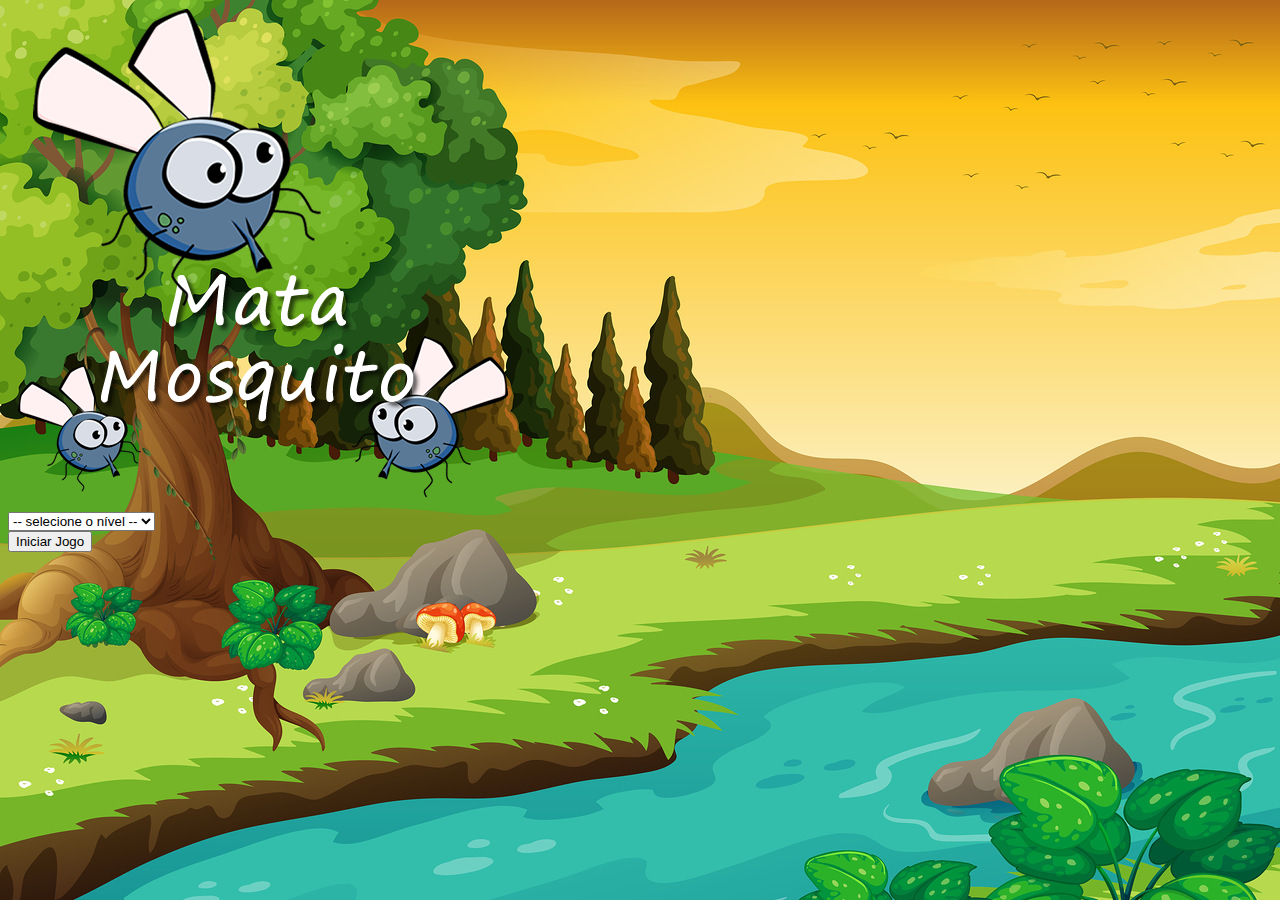
<file: index.html>
<!DOCTYPE html>
<html lang="en">
<head>
    <meta charset="UTF-8">
    <meta http-equiv="X-UA-Compatible" content="IE=edge">
    <meta name="viewport" content="width=device-width, initial-scale=1.0">
    <title>Mata mosquito</title>

    <!-- CSS only -->
<link href="https://cdn.jsdelivr.net/npm/bootstrap@5.2.2/dist/css/bootstrap.min.css" rel="stylesheet" integrity="sha384-Zenh87qX5JnK2Jl0vWa8Ck2rdkQ2Bzep5IDxbcnCeuOxjzrPF/et3URy9Bv1WTRi" crossorigin="anonymous">

<link rel="stylesheet" href="estilo.css">

<script>
    function iniciarJogo(){
        var nivel = document.getElementById('nivel').value

        if(nivel == ''){
            alert('selecione um nivel valido')
            return false
        }
        window.location.href = "app.html?" + nivel
    }
</script>
</head>
<body>

    <div class="container">
        <div class="row">
            <div class="col">
                <div class="d-flex justify-content-center">
                    <img src="imagens/game.png" alt="">
                </div>
                
            </div>
        </div>

        <div class="row">
            <div class="col">
                <div class="d-flex justify-content-center">
                    <div class="mb-5 mt-3">
                        <select class="form-control" id="nivel">
                            <option value="">-- selecione o nível --</option>
                            <option value="normal">-- Normal --</option>
                            <option value="difícil">-- Difícil --</option>
                            <option value="goku">-- Goku --</option>
                        </select>
                    </div>
                </div>
            </div>
        </div>

        <div class="row">
            <div class="col">
                <div class="d-flex justify-content-center">
                    <button type="button" class="btn btn-danger btn-lg" onclick="iniciarJogo()" >Iniciar Jogo</button>
                </div>
                
            </div>
        </div>
    </div>
    
</body>
</html>
</file>
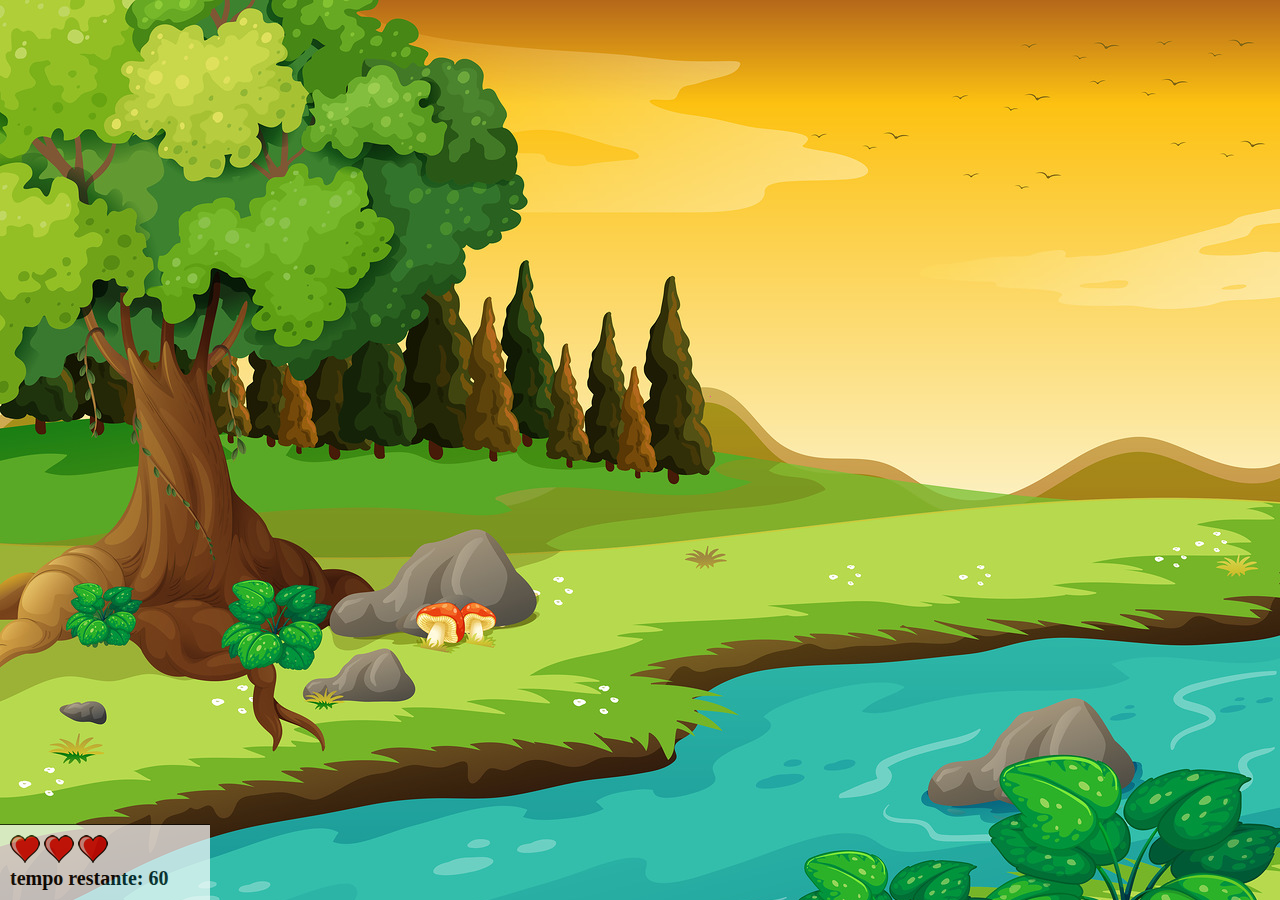
<file: app.html>
<!DOCTYPE html>
<html lang="en">
<head>
    <meta charset="UTF-8">
    <meta http-equiv="X-UA-Compatible" content="IE=edge">
    <meta name="viewport" content="width=device-width, initial-scale=1.0">
    <title>Mata mosquito</title>
    <link rel="stylesheet" href="estilo.css">
    <script src="jogo.js"></script>
</head>
<body style="background-color:#ccc ;" onresize="ajustaTamanhoPalcoJogo()">

    <div class="painel">
        <div class="vida">
            <img id="v1" src="imagens/coracao_cheio.png" alt="">
            <img id="v2" src="imagens/coracao_cheio.png" alt="">
            <img id="v3" src="imagens/coracao_cheio.png" alt="">
        </div>
        <div class="cronometro">
            tempo restante: <span id="cronometro"></span>
        </div>
    </div>

    
    <script>
        document.getElementById('cronometro').innerHTML = tempo
        
       var criaMosca = setInterval(function(){
            posicaoRandomica()
        }, criaMoscaTempo)
        
    </script>
</body>
</html>
</file>
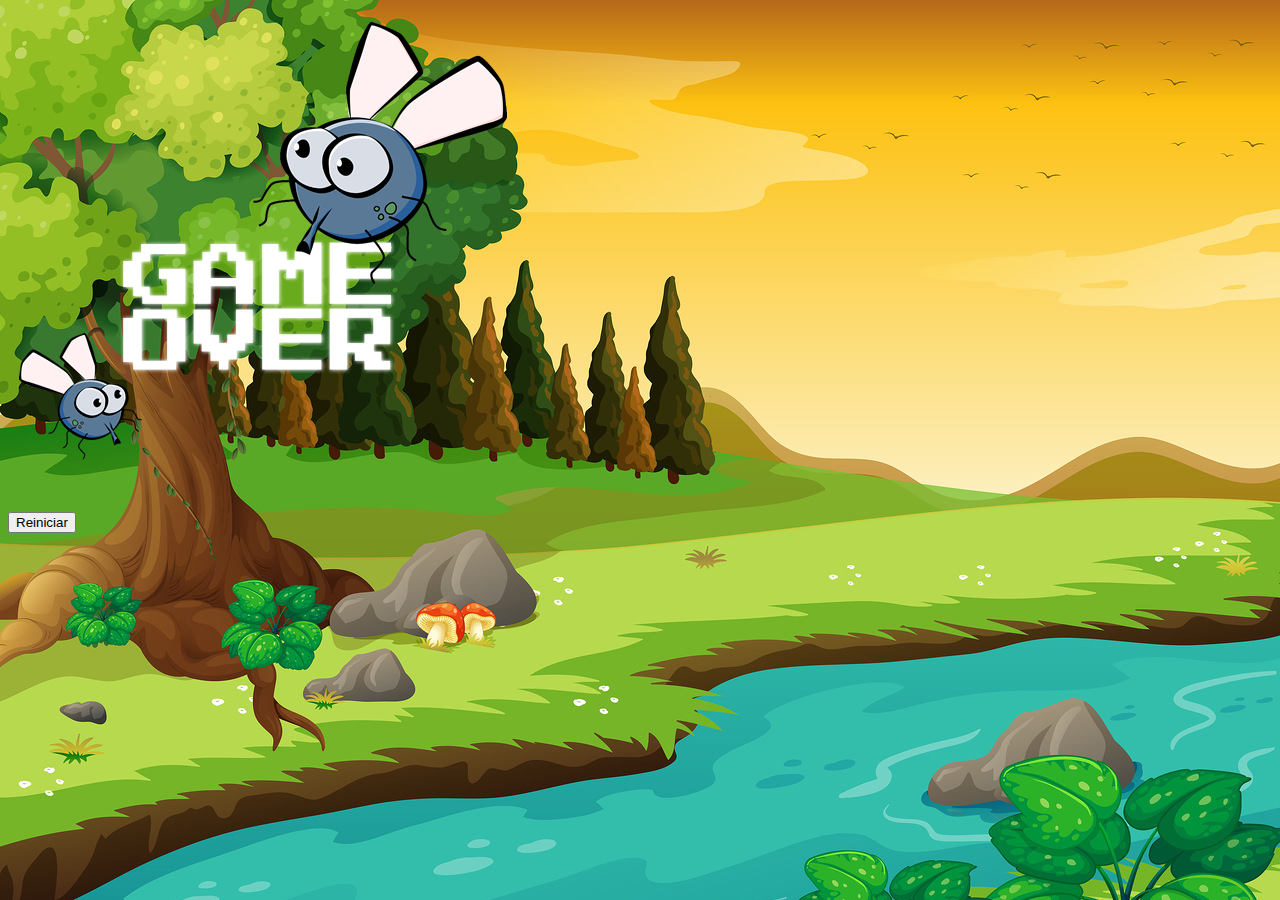
<file: fim_de_jogo.html>
<!DOCTYPE html>
<html lang="en">
<head>
    <meta charset="UTF-8">
    <meta http-equiv="X-UA-Compatible" content="IE=edge">
    <meta name="viewport" content="width=device-width, initial-scale=1.0">
    <title>Document</title>

    <!-- CSS only -->
<link href="https://cdn.jsdelivr.net/npm/bootstrap@5.2.2/dist/css/bootstrap.min.css" rel="stylesheet" integrity="sha384-Zenh87qX5JnK2Jl0vWa8Ck2rdkQ2Bzep5IDxbcnCeuOxjzrPF/et3URy9Bv1WTRi" crossorigin="anonymous">

<link rel="stylesheet" href="estilo.css">
</head>
<body>

    <div class="container">
        <div class="row">
            <div class="col">
                <div class="d-flex justify-content-center">
                    <img src="imagens/game_over.png" alt="">
                </div>
                
            </div>
        </div>

        <div class="row">
            <div class="col">
                <div class="d-flex justify-content-center">
                    <button type="button" class="btn btn-dark btn-lg" onclick="window.location.href='index.html'">Reiniciar</button>
                </div>
                
            </div>
        </div>
    </div>
    
</body>
</html>
</file>
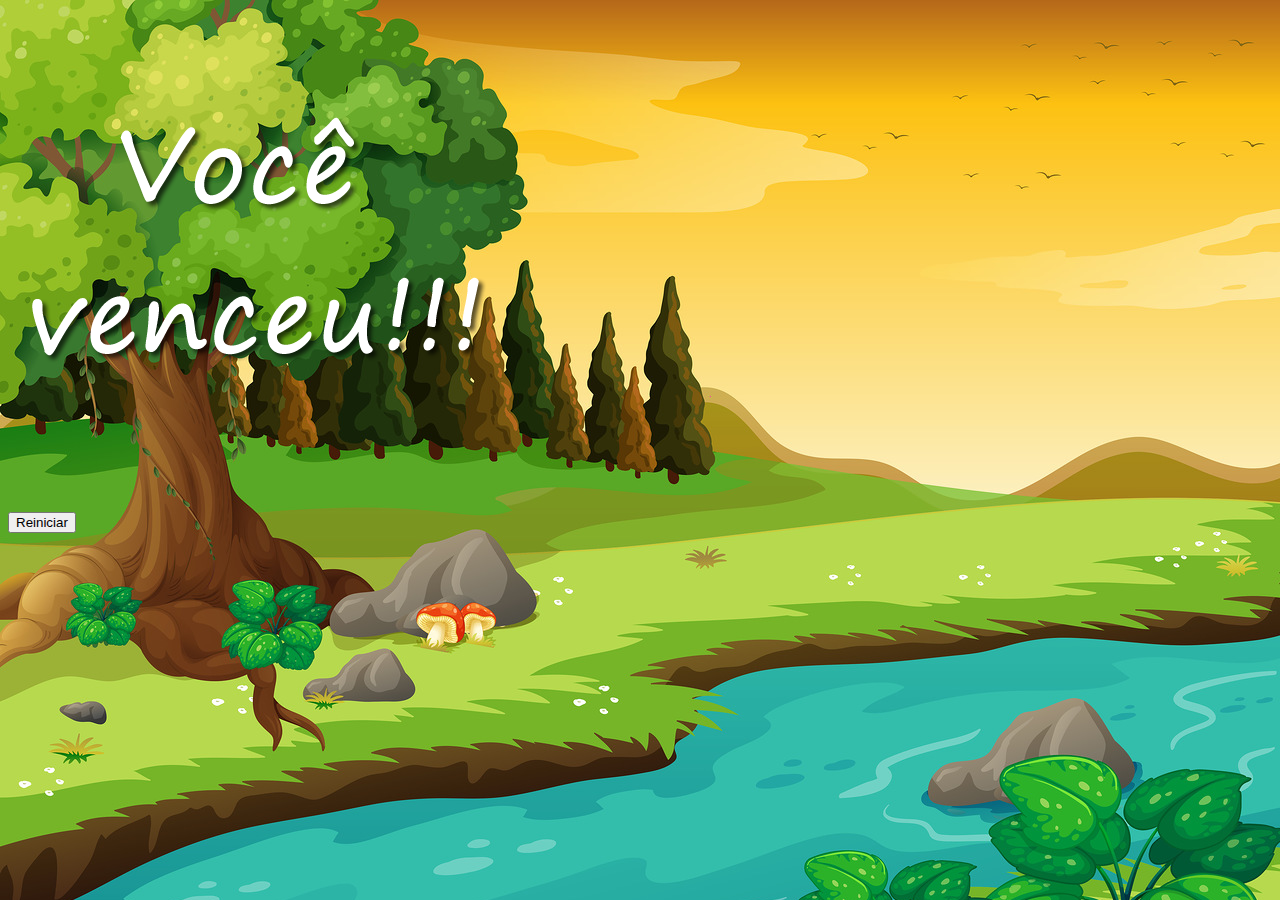
<file: vitoria.html>
<!DOCTYPE html>
<html lang="en">
<head>
    <meta charset="UTF-8">
    <meta http-equiv="X-UA-Compatible" content="IE=edge">
    <meta name="viewport" content="width=device-width, initial-scale=1.0">
    <title>Document</title>

    <!-- CSS only -->
<link href="https://cdn.jsdelivr.net/npm/bootstrap@5.2.2/dist/css/bootstrap.min.css" rel="stylesheet" integrity="sha384-Zenh87qX5JnK2Jl0vWa8Ck2rdkQ2Bzep5IDxbcnCeuOxjzrPF/et3URy9Bv1WTRi" crossorigin="anonymous">

<link rel="stylesheet" href="estilo.css">
</head>
<body>

    <div class="container">
        <div class="row">
            <div class="col">
                <div class="d-flex justify-content-center">
                    <img src="imagens/vitoria.png" alt="">
                </div>
                
            </div>
        </div>

        <div class="row">
            <div class="col">
                <div class="d-flex justify-content-center">
                    <button type="button" class="btn btn-dark btn-lg" onclick="window.location.href='index.html'">Reiniciar</button>
                </div>
                
            </div>
        </div>
    </div>
    
</body>
</html>
</file>
<file: estilo.css>
html {
    cursor: url(imagens/mata_mosca.png) 30 30, auto;
}


body {
    background-image: url(imagens/bg.jpg);
    background-repeat: no-repeat;
    background-size: 100%;
}

.mosca1 {
    width: 50px;
    height: 50px;
}

.mosca2 {
    width: 90px;
    height: 90px;
}

.mosca3 {
    width: 120px;
    height: 120px;
}

.ladoA {
    transform:  scaleX(1);
}

.ladoB {
    transform: scaleX(-1);
}

.painel {
    position: absolute;
    left: 0px;
    width: 190px;
    padding: 10px;
    bottom: 0px;
    border-top: solid 1px black;
    background-color: #fff;
    opacity: 0.7;
}
.vidas {
    float: left;

}

.cronometro {
    float: left;
    font-size: 20px;
    font-weight: bold;
}
</file>
